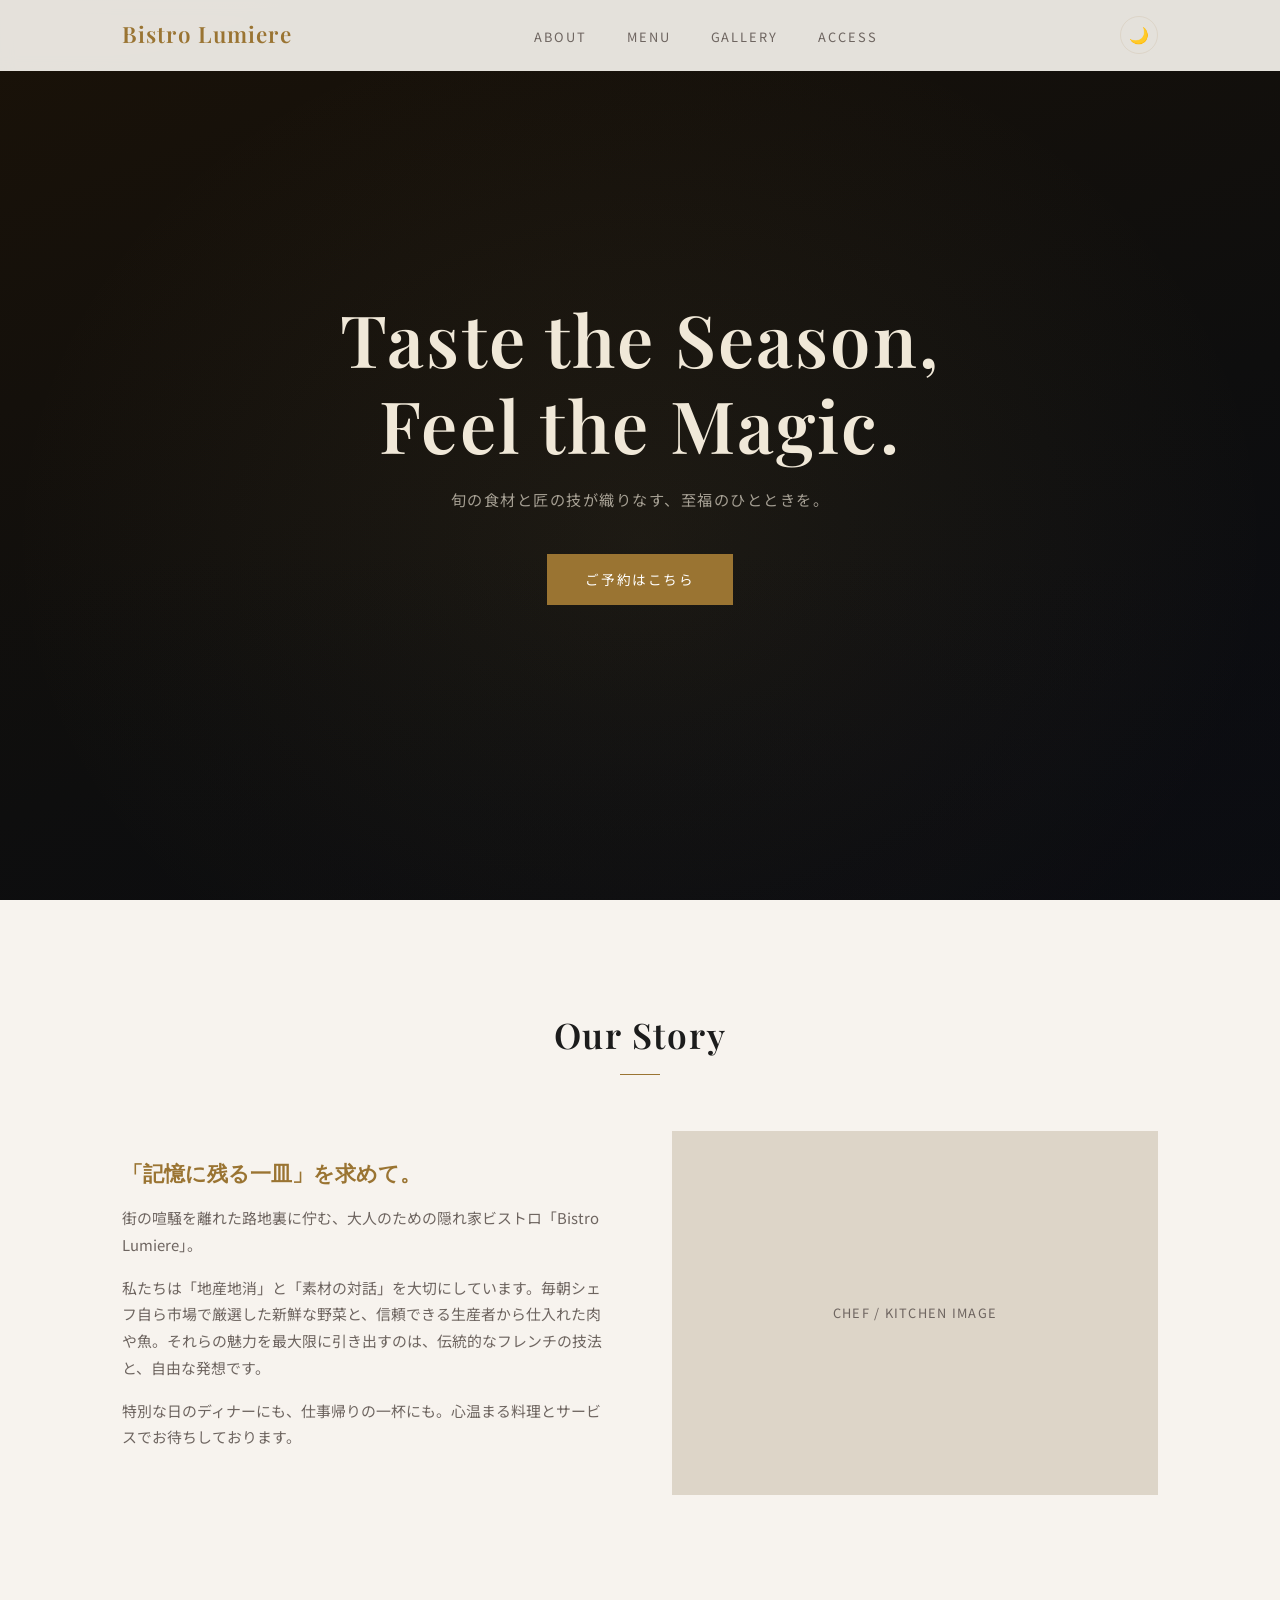
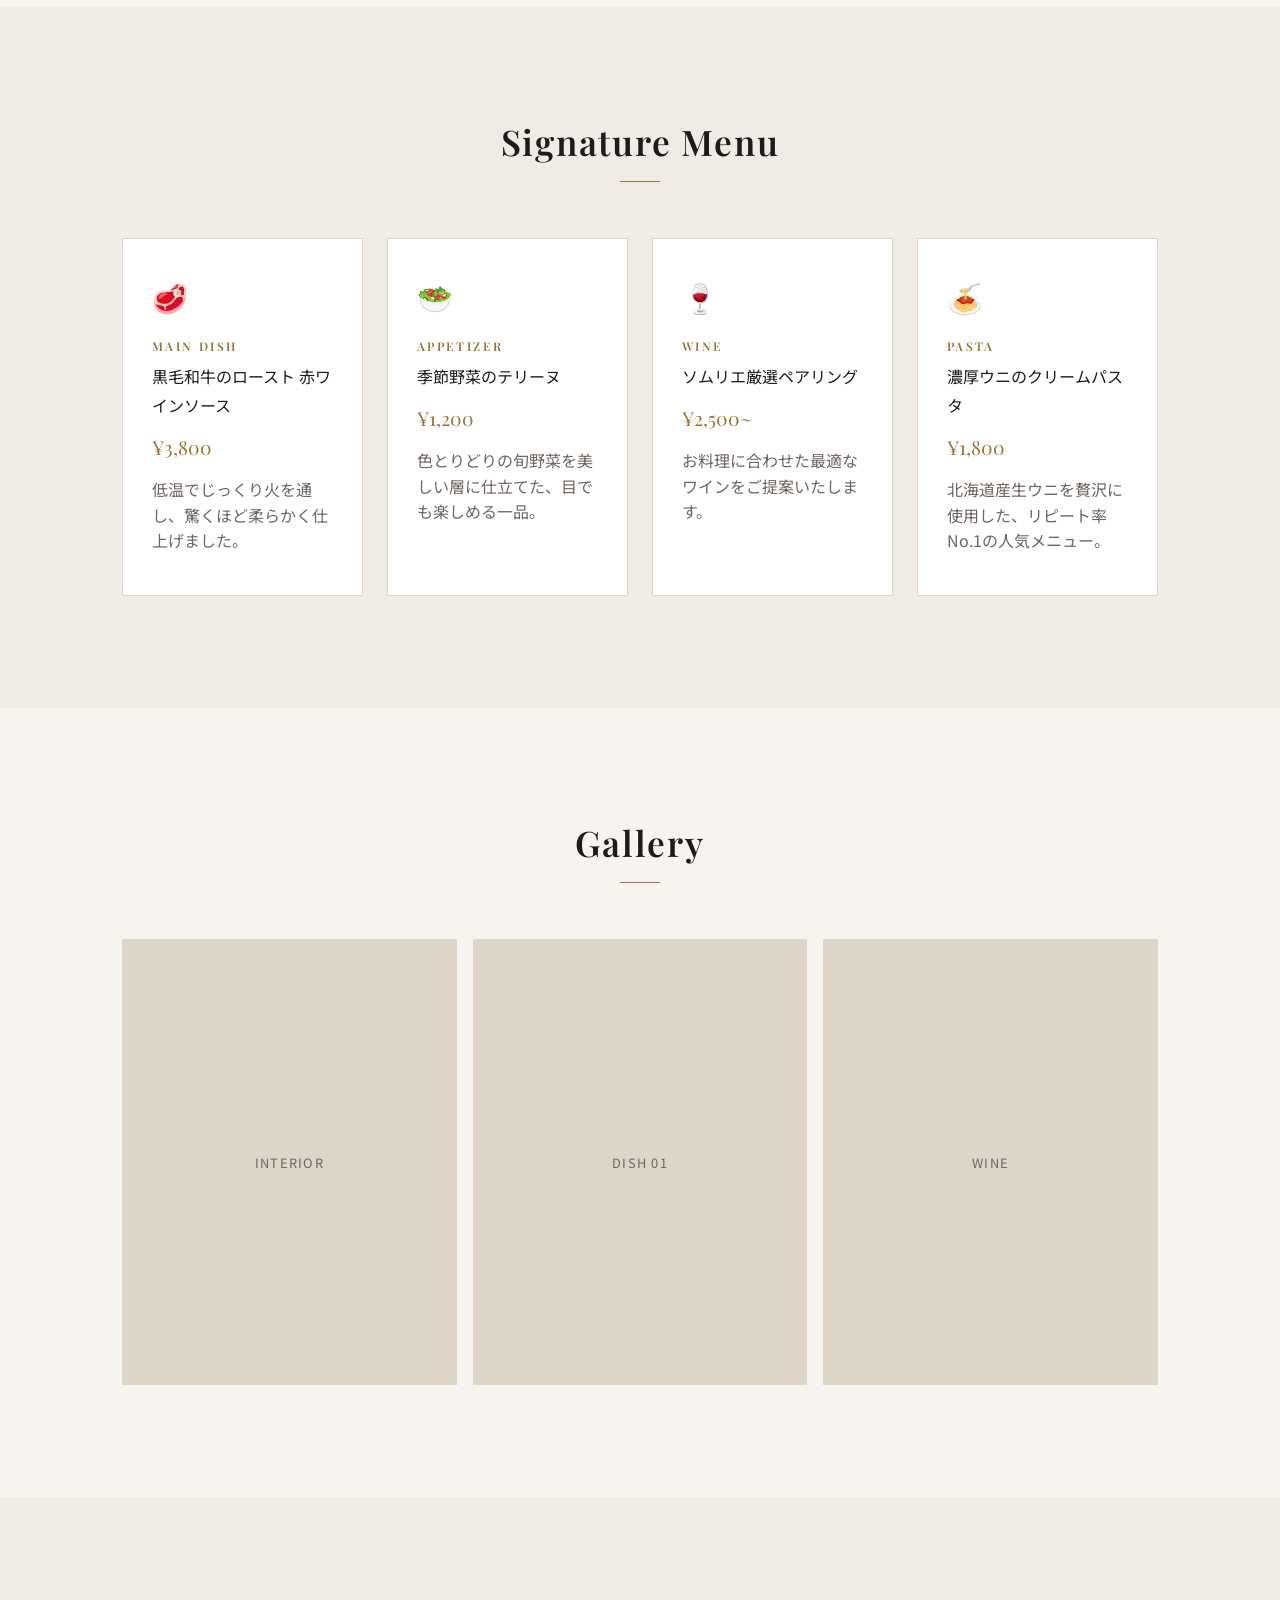
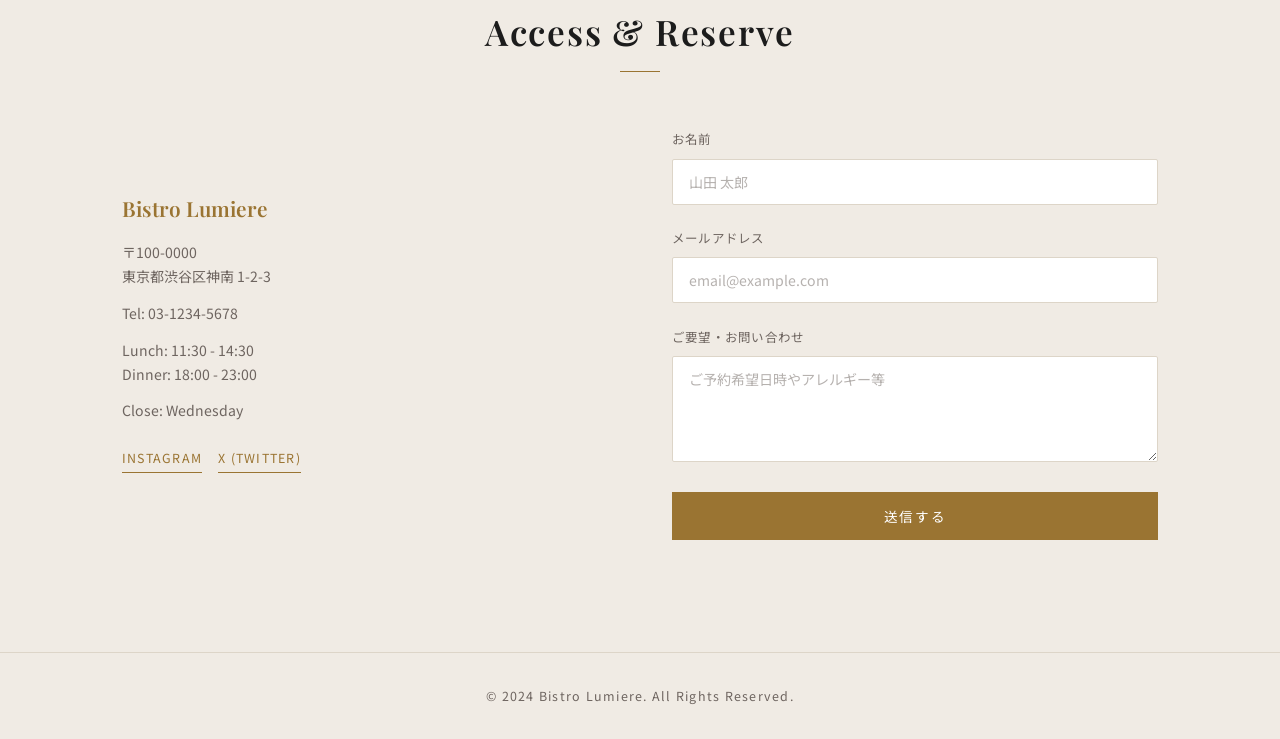
<file: index.html>
<!DOCTYPE html>
<html lang="ja">
<head>
    <meta charset="UTF-8">
    <meta name="viewport" content="width=device-width, initial-scale=1.0">
    <title>Bistro Lumiere - 隠れ家ビストロ</title>
    <link rel="stylesheet" href="style.css">
    <link href="https://fonts.googleapis.com/css2?family=Noto+Sans+JP:wght@400;700&family=Playfair+Display:wght@600&display=swap" rel="stylesheet">
</head>
<body>

    <header class="header">
        <div class="container header-container">
            <h1 class="logo">Bistro Lumiere</h1>
            <nav class="nav">
                <ul class="nav-list">
                    <li><a href="#about">About</a></li>
                    <li><a href="#menu">Menu</a></li>
                    <li><a href="#gallery">Gallery</a></li>
                    <li><a href="#contact">Access</a></li>
                </ul>
            </nav>
            <button id="theme-toggle" class="theme-btn" aria-label="ダークモード切り替え">
                <span class="icon">🌙</span>
            </button>
            <div class="hamburger">
                <span></span>
                <span></span>
                <span></span>
            </div>
        </div>
    </header>

    <section class="hero" id="home">
        <div class="hero-content fade-in">
            <h2 class="hero-title">Taste the Season,<br>Feel the Magic.</h2>
            <p class="hero-subtitle">旬の食材と匠の技が織りなす、至福のひとときを。</p>
            <a href="#contact" class="btn btn-primary">ご予約はこちら</a>
        </div>
        <div class="hero-overlay"></div>
    </section>

    <section class="section about" id="about">
        <div class="container">
            <h3 class="section-title">Our Story</h3>
            <div class="about-content grid-2">
                <div class="about-text fade-up">
                    <h4>「記憶に残る一皿」を求めて。</h4>
                    <p>街の喧騒を離れた路地裏に佇む、大人のための隠れ家ビストロ「Bistro Lumiere」。</p>
                    <p>私たちは「地産地消」と「素材の対話」を大切にしています。毎朝シェフ自ら市場で厳選した新鮮な野菜と、信頼できる生産者から仕入れた肉や魚。それらの魅力を最大限に引き出すのは、伝統的なフレンチの技法と、自由な発想です。</p>
                    <p>特別な日のディナーにも、仕事帰りの一杯にも。心温まる料理とサービスでお待ちしております。</p>
                </div>
                <div class="about-img fade-up delay-200">
                    <div class="img-placeholder">Chef / Kitchen Image</div>
                </div>
            </div>
        </div>
    </section>

    <section class="section menu" id="menu">
        <div class="container">
            <h3 class="section-title">Signature Menu</h3>
            <div class="menu-grid">
                <div class="menu-card fade-up">
                    <div class="menu-icon">🥩</div>
                    <h4>Main Dish</h4>
                    <p>黒毛和牛のロースト 赤ワインソース</p>
                    <span class="price">¥3,800</span>
                    <p class="menu-desc">低温でじっくり火を通し、驚くほど柔らかく仕上げました。</p>
                </div>
                <div class="menu-card fade-up delay-100">
                    <div class="menu-icon">🥗</div>
                    <h4>Appetizer</h4>
                    <p>季節野菜のテリーヌ</p>
                    <span class="price">¥1,200</span>
                    <p class="menu-desc">色とりどりの旬野菜を美しい層に仕立てた、目でも楽しめる一品。</p>
                </div>
                <div class="menu-card fade-up delay-200">
                    <div class="menu-icon">🍷</div>
                    <h4>Wine</h4>
                    <p>ソムリエ厳選ペアリング</p>
                    <span class="price">¥2,500~</span>
                    <p class="menu-desc">お料理に合わせた最適なワインをご提案いたします。</p>
                </div>
                <div class="menu-card fade-up delay-300">
                    <div class="menu-icon">🍝</div>
                    <h4>Pasta</h4>
                    <p>濃厚ウニのクリームパスタ</p>
                    <span class="price">¥1,800</span>
                    <p class="menu-desc">北海道産生ウニを贅沢に使用した、リピート率No.1の人気メニュー。</p>
                </div>
            </div>
        </div>
    </section>

    <section class="section gallery" id="gallery">
        <div class="container">
            <h3 class="section-title">Gallery</h3>
            <div class="gallery-grid">
                <div class="gallery-item fade-up">
                    <div class="img-placeholder">Interior</div>
                    <div class="gallery-overlay">
                        <p>落ち着いた店内</p>
                    </div>
                </div>
                <div class="gallery-item fade-up">
                    <div class="img-placeholder">Dish 01</div>
                    <div class="gallery-overlay">
                        <p>季節のコース</p>
                    </div>
                </div>
                <div class="gallery-item fade-up">
                    <div class="img-placeholder">Wine</div>
                    <div class="gallery-overlay">
                        <p>厳選ワイン</p>
                    </div>
                </div>
            </div>
        </div>
    </section>

    <section class="section contact" id="contact">
        <div class="container">
            <h3 class="section-title">Access & Reserve</h3>
            <div class="contact-wrapper grid-2">
                <div class="contact-info fade-up">
                    <h4>Bistro Lumiere</h4>
                    <p>〒100-0000<br>東京都渋谷区神南 1-2-3</p>
                    <p>Tel: 03-1234-5678</p>
                    <p>Lunch: 11:30 - 14:30<br>Dinner: 18:00 - 23:00</p>
                    <p>Close: Wednesday</p>
                    <div class="sns-links">
                        <a href="#">Instagram</a>
                        <a href="#">X (Twitter)</a>
                    </div>
                </div>
                <div class="contact-form fade-up delay-200">
                    <form>
                        <div class="form-group">
                            <label for="name">お名前</label>
                            <input type="text" id="name" placeholder="山田 太郎">
                        </div>
                        <div class="form-group">
                            <label for="email">メールアドレス</label>
                            <input type="email" id="email" placeholder="email@example.com">
                        </div>
                        <div class="form-group">
                            <label for="message">ご要望・お問い合わせ</label>
                            <textarea id="message" rows="4" placeholder="ご予約希望日時やアレルギー等"></textarea>
                        </div>
                        <button type="submit" class="btn btn-primary btn-block">送信する</button>
                    </form>
                </div>
            </div>
        </div>
    </section>

    <footer class="footer">
        <p>&copy; 2024 Bistro Lumiere. All Rights Reserved.</p>
    </footer>

    <script src="script.js"></script>
</body>
</html>
</file>
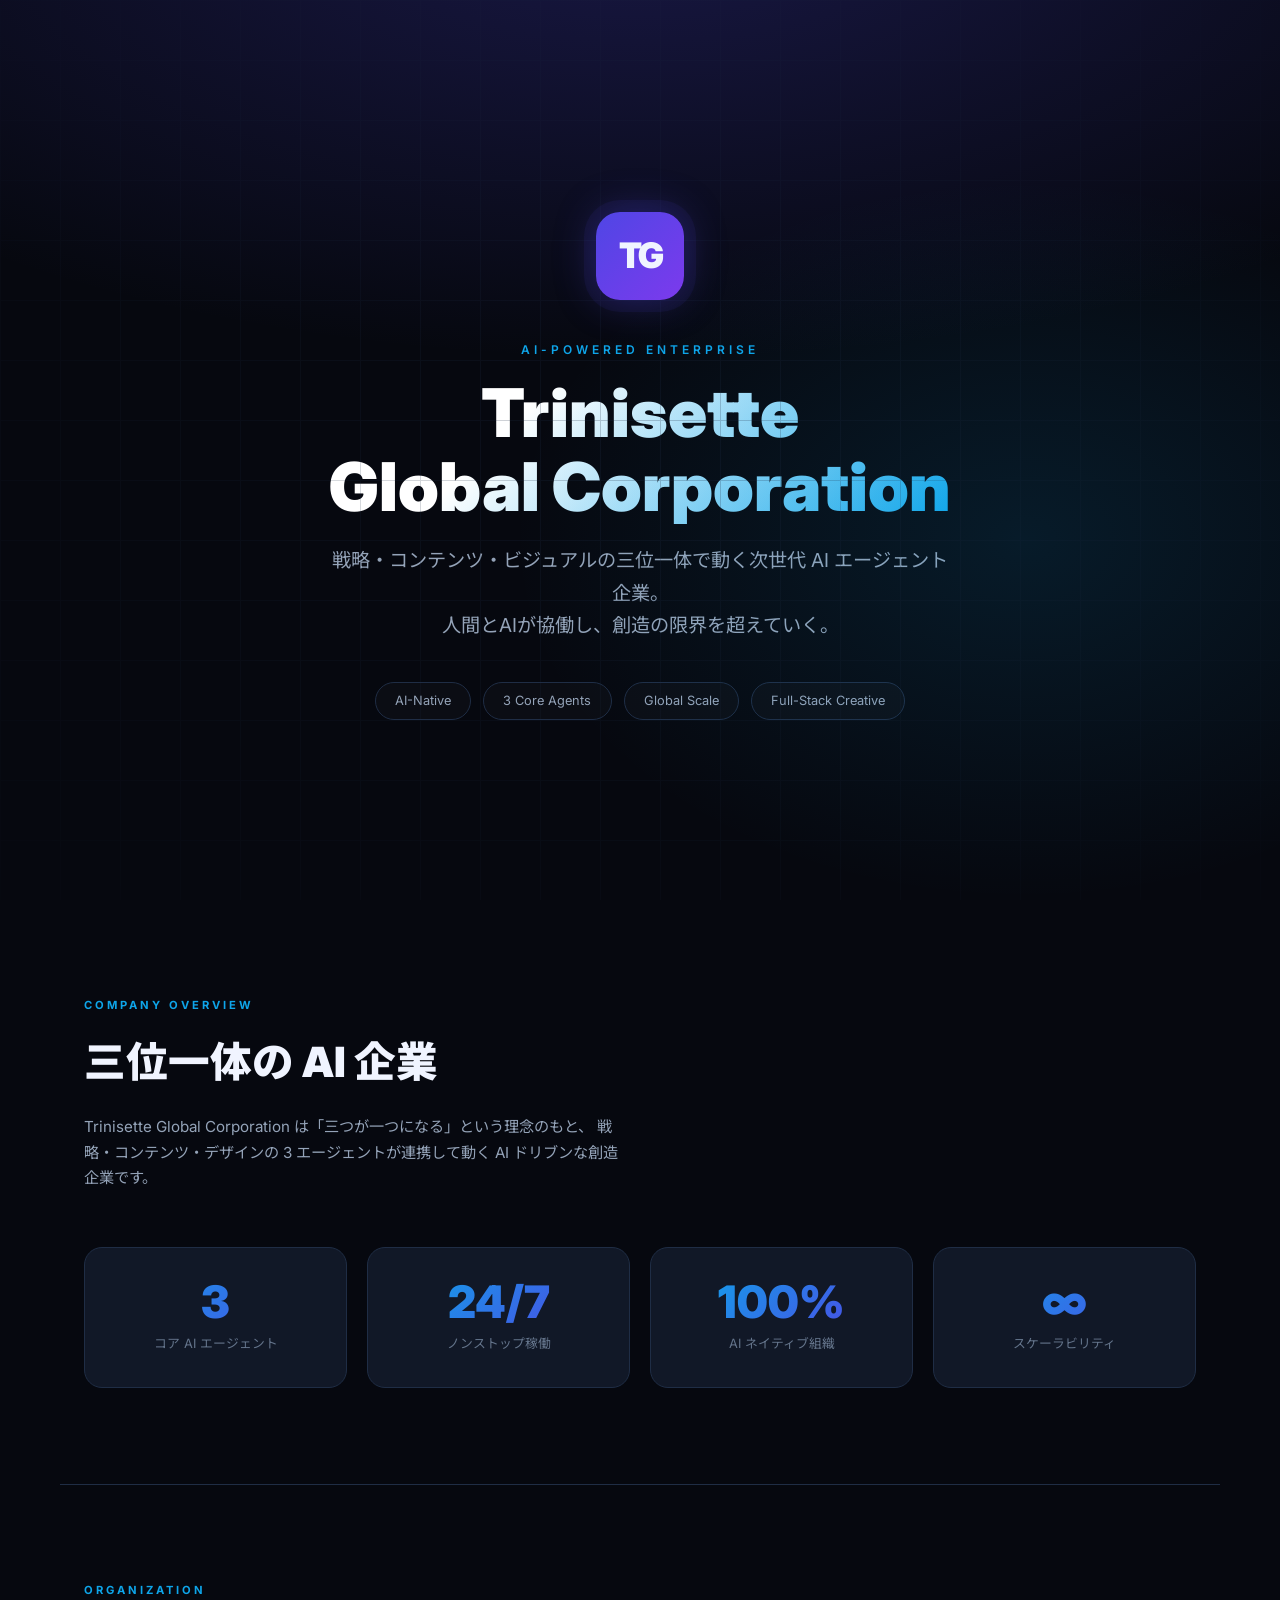
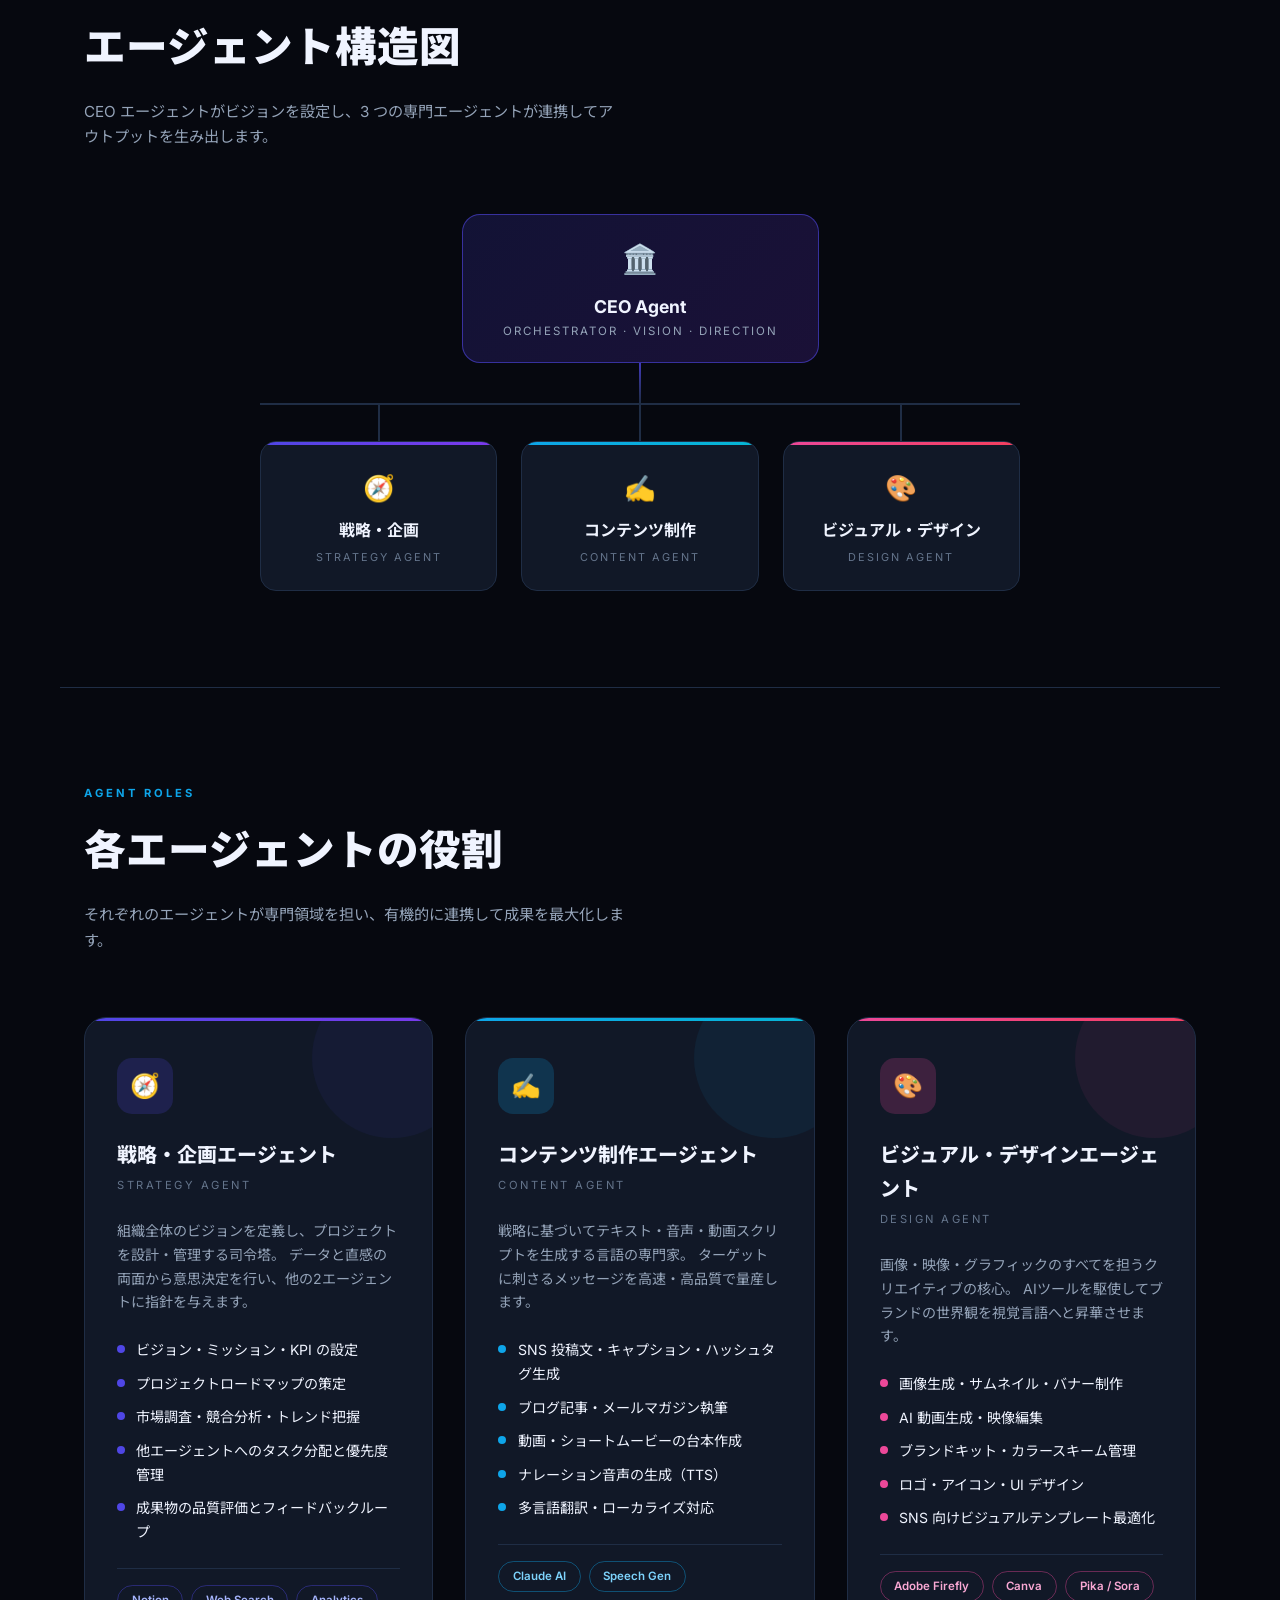
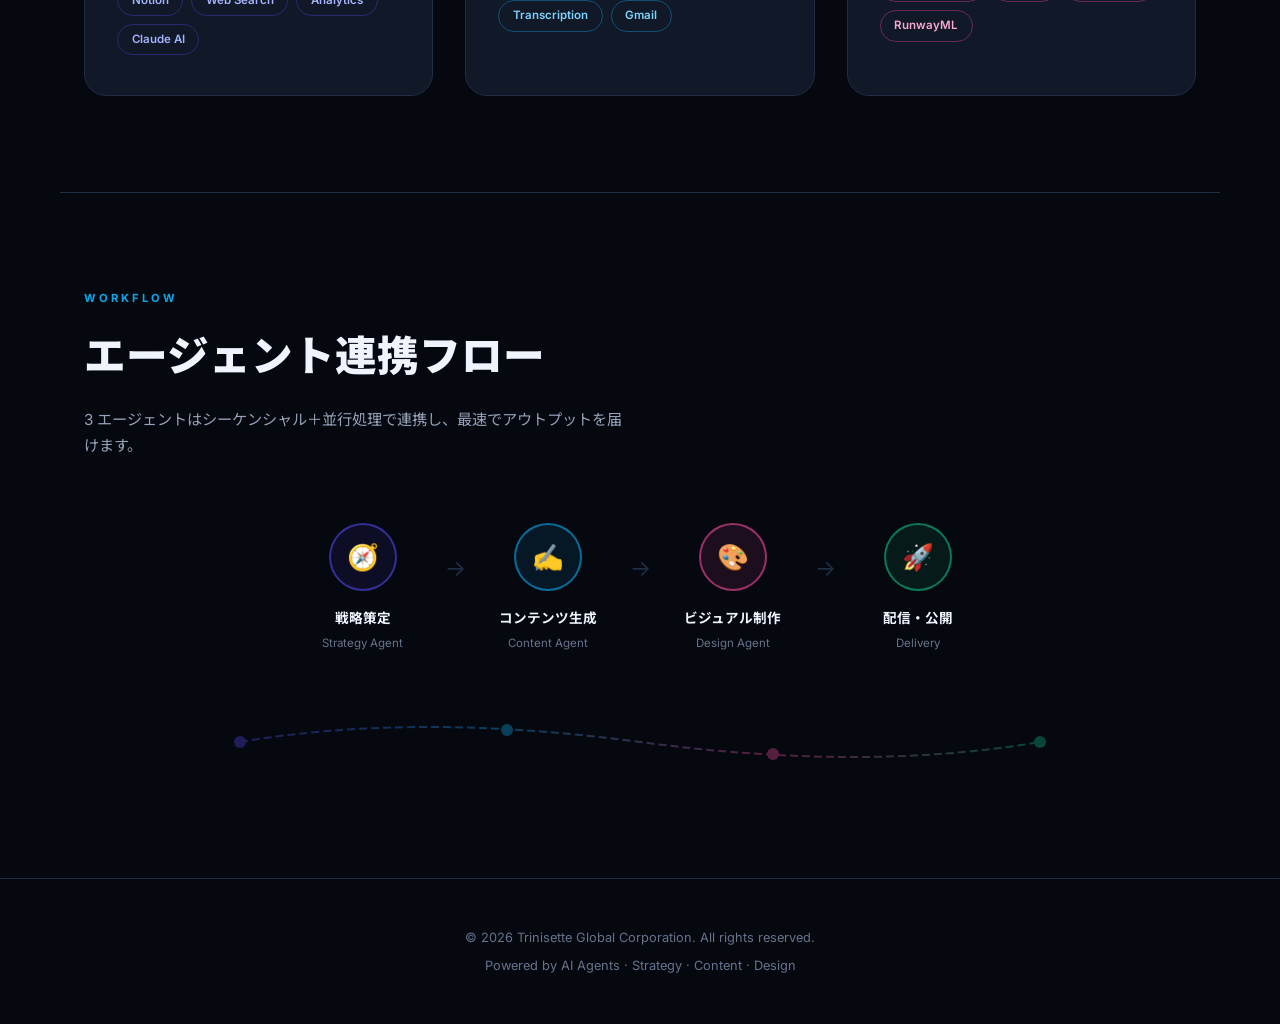
<file: trinisette.html>
<!DOCTYPE html>
<html lang="ja">
<head>
  <meta charset="UTF-8" />
  <meta name="viewport" content="width=device-width, initial-scale=1.0" />
  <title>Trinisette Global Corporation — AI Agent Overview</title>
  <link href="https://fonts.googleapis.com/css2?family=Inter:wght@400;600;700;900&family=Noto+Sans+JP:wght@400;700;900&display=swap" rel="stylesheet" />
  <style>
    :root {
      --bg: #06080f;
      --bg2: #0d1120;
      --card: #111827;
      --border: #1f2d45;
      --accent: #4f46e5;
      --accent2: #7c3aed;
      --sky: #0ea5e9;
      --pink: #ec4899;
      --text: #f0f4ff;
      --muted: #64748b;
      --muted2: #94a3b8;
    }

    *, *::before, *::after { box-sizing: border-box; margin: 0; padding: 0; }

    html { scroll-behavior: smooth; }

    body {
      font-family: 'Inter', 'Noto Sans JP', sans-serif;
      background: var(--bg);
      color: var(--text);
      line-height: 1.7;
      -webkit-font-smoothing: antialiased;
    }

    /* ── HERO ── */
    .hero {
      min-height: 100dvh;
      display: flex;
      flex-direction: column;
      align-items: center;
      justify-content: center;
      text-align: center;
      padding: 6rem 1.5rem 4rem;
      position: relative;
      overflow: hidden;
    }
    .hero-glow {
      position: absolute;
      inset: 0;
      background:
        radial-gradient(ellipse 80% 50% at 50% -10%, rgba(79,70,229,.25), transparent),
        radial-gradient(ellipse 40% 40% at 80% 60%, rgba(14,165,233,.12), transparent);
      pointer-events: none;
    }
    .hero-grid {
      position: absolute;
      inset: 0;
      background-image:
        linear-gradient(var(--border) 1px, transparent 1px),
        linear-gradient(90deg, var(--border) 1px, transparent 1px);
      background-size: 60px 60px;
      opacity: .25;
      pointer-events: none;
      mask-image: radial-gradient(ellipse 80% 80% at center, black, transparent);
    }
    .logo-wrap {
      position: relative;
      margin-bottom: 2.5rem;
    }
    .logo-mark {
      width: 88px;
      height: 88px;
      border-radius: 24px;
      background: linear-gradient(135deg, var(--accent), var(--accent2));
      display: flex;
      align-items: center;
      justify-content: center;
      font-size: 2.2rem;
      font-weight: 900;
      letter-spacing: -3px;
      margin: 0 auto;
      box-shadow: 0 0 0 12px rgba(79,70,229,.08), 0 0 40px rgba(79,70,229,.35);
    }
    .hero-eyebrow {
      font-size: .75rem;
      letter-spacing: 4px;
      text-transform: uppercase;
      color: var(--sky);
      margin-bottom: 1rem;
      font-weight: 600;
    }
    .hero-title {
      font-size: clamp(2.4rem, 6vw, 4.2rem);
      font-weight: 900;
      line-height: 1.1;
      background: linear-gradient(135deg, #fff 30%, var(--sky) 100%);
      -webkit-background-clip: text;
      -webkit-text-fill-color: transparent;
      background-clip: text;
      margin-bottom: 1.25rem;
    }
    .hero-sub {
      font-size: clamp(1rem, 2vw, 1.2rem);
      color: var(--muted2);
      max-width: 620px;
      margin: 0 auto 2.5rem;
    }
    .pill-row {
      display: flex;
      flex-wrap: wrap;
      gap: .75rem;
      justify-content: center;
    }
    .pill {
      padding: .45rem 1.2rem;
      border-radius: 999px;
      border: 1px solid var(--border);
      font-size: .8rem;
      color: var(--muted2);
      background: rgba(255,255,255,.02);
    }

    /* ── SECTION WRAPPER ── */
    .section {
      padding: 6rem 1.5rem;
      max-width: 1160px;
      margin: 0 auto;
    }
    .section-label {
      text-transform: uppercase;
      letter-spacing: 3px;
      font-size: .7rem;
      color: var(--sky);
      margin-bottom: .75rem;
      font-weight: 700;
    }
    .section-title {
      font-size: clamp(1.8rem, 4vw, 2.6rem);
      font-weight: 900;
      margin-bottom: 1rem;
    }
    .section-desc {
      color: var(--muted2);
      max-width: 540px;
      font-size: .95rem;
    }

    /* ── STATS ── */
    .stats-grid {
      display: grid;
      grid-template-columns: repeat(auto-fit, minmax(180px, 1fr));
      gap: 1.25rem;
      margin-top: 3.5rem;
    }
    .stat-card {
      background: var(--card);
      border: 1px solid var(--border);
      border-radius: 18px;
      padding: 2rem 1.5rem;
      text-align: center;
    }
    .stat-num {
      font-size: 2.8rem;
      font-weight: 900;
      background: linear-gradient(135deg, var(--sky), var(--accent));
      -webkit-background-clip: text;
      -webkit-text-fill-color: transparent;
      background-clip: text;
      line-height: 1;
    }
    .stat-label {
      color: var(--muted);
      font-size: .8rem;
      margin-top: .5rem;
    }

    /* ── ORG CHART ── */
    .org-wrap {
      margin-top: 4rem;
      display: flex;
      flex-direction: column;
      align-items: center;
      gap: 0;
    }
    /* Top node */
    .org-top {
      background: linear-gradient(135deg, rgba(79,70,229,.18), rgba(124,58,237,.18));
      border: 1px solid rgba(79,70,229,.6);
      border-radius: 18px;
      padding: 1.25rem 2.5rem;
      text-align: center;
      min-width: 260px;
      position: relative;
    }
    .org-top-icon { font-size: 1.8rem; margin-bottom: .5rem; }
    .org-top-name { font-size: 1.1rem; font-weight: 700; }
    .org-top-en { font-size: .72rem; color: var(--muted2); letter-spacing: 2px; text-transform: uppercase; }

    /* Connector */
    .org-line-v {
      width: 2px;
      height: 40px;
      background: linear-gradient(to bottom, rgba(79,70,229,.8), var(--border));
    }
    .org-branch-row {
      display: flex;
      align-items: flex-start;
      justify-content: center;
      width: 100%;
      max-width: 960px;
    }
    .org-branch-col {
      display: flex;
      flex-direction: column;
      align-items: center;
      flex: 1;
    }
    .org-branch-col .org-line-v {
      background: linear-gradient(to bottom, var(--border), var(--border));
    }
    .org-h-line {
      height: 2px;
      background: var(--border);
      flex: 1;
      margin-top: 0;
      align-self: flex-start;
      margin-top: 0px;
    }
    /* The horizontal connector piece */
    .org-h-wrap {
      display: flex;
      width: 100%;
      max-width: 960px;
    }
    .org-h-seg {
      height: 2px;
      background: var(--border);
      flex: 1;
    }
    .org-h-center {
      width: 2px;
      height: 2px;
      background: var(--border);
    }

    /* Child nodes */
    .org-children {
      display: grid;
      grid-template-columns: repeat(3, 1fr);
      gap: 1.5rem;
      width: 100%;
      max-width: 960px;
      margin-top: 0;
    }
    .org-child {
      border-radius: 16px;
      padding: 1.5rem 1.25rem;
      text-align: center;
      border: 1px solid var(--border);
      background: var(--card);
      position: relative;
      overflow: hidden;
      transition: transform .25s, box-shadow .25s;
    }
    .org-child:hover { transform: translateY(-4px); box-shadow: 0 16px 40px rgba(0,0,0,.35); }
    .org-child::after {
      content: '';
      position: absolute;
      top: 0; left: 0; right: 0;
      height: 3px;
      border-radius: 16px 16px 0 0;
    }
    .org-child.s::after { background: linear-gradient(90deg, var(--accent), var(--accent2)); }
    .org-child.c::after { background: linear-gradient(90deg, var(--sky), #06b6d4); }
    .org-child.d::after { background: linear-gradient(90deg, var(--pink), #f43f5e); }
    .org-child-icon { font-size: 1.6rem; margin-bottom: .5rem; }
    .org-child-name { font-size: 1rem; font-weight: 700; margin-bottom: .2rem; }
    .org-child-en { font-size: .68rem; color: var(--muted); letter-spacing: 2px; text-transform: uppercase; }

    /* Vertical lines above children */
    .org-vlines {
      display: grid;
      grid-template-columns: repeat(3, 1fr);
      gap: 1.5rem;
      width: 100%;
      max-width: 960px;
    }
    .org-vlines div {
      display: flex;
      justify-content: center;
    }
    .org-vlines div span {
      display: block;
      width: 2px;
      height: 36px;
      background: var(--border);
    }

    /* ── AGENT DETAIL CARDS ── */
    .agent-grid {
      display: grid;
      grid-template-columns: repeat(auto-fit, minmax(300px, 1fr));
      gap: 2rem;
      margin-top: 4rem;
    }
    .agent-card {
      background: var(--card);
      border: 1px solid var(--border);
      border-radius: 22px;
      padding: 2.5rem 2rem;
      position: relative;
      overflow: hidden;
      display: flex;
      flex-direction: column;
      gap: 1.5rem;
      transition: transform .3s, box-shadow .3s;
    }
    .agent-card:hover {
      transform: translateY(-6px);
      box-shadow: 0 24px 64px rgba(0,0,0,.4);
    }
    .agent-card::before {
      content: '';
      position: absolute;
      top: 0; left: 0; right: 0;
      height: 3px;
    }
    .agent-card.s::before { background: linear-gradient(90deg, var(--accent), var(--accent2)); }
    .agent-card.c::before { background: linear-gradient(90deg, var(--sky), #06b6d4); }
    .agent-card.d::before { background: linear-gradient(90deg, var(--pink), #f43f5e); }
    .agent-card-glow {
      position: absolute;
      top: -40px; right: -40px;
      width: 160px; height: 160px;
      border-radius: 50%;
      pointer-events: none;
      opacity: .07;
    }
    .s .agent-card-glow { background: var(--accent); }
    .c .agent-card-glow { background: var(--sky); }
    .d .agent-card-glow { background: var(--pink); }
    .agent-icon-wrap {
      width: 56px; height: 56px;
      border-radius: 15px;
      display: flex; align-items: center; justify-content: center;
      font-size: 1.5rem;
    }
    .s .agent-icon-wrap { background: rgba(79,70,229,.2); }
    .c .agent-icon-wrap { background: rgba(14,165,233,.2); }
    .d .agent-icon-wrap { background: rgba(236,72,153,.2); }
    .agent-name { font-size: 1.25rem; font-weight: 800; }
    .agent-en {
      font-size: .7rem; letter-spacing: 2.5px;
      text-transform: uppercase; color: var(--muted);
      margin-top: .2rem;
    }
    .agent-desc { font-size: .88rem; color: var(--muted2); }
    .agent-tasks { list-style: none; display: flex; flex-direction: column; gap: .6rem; }
    .agent-tasks li {
      display: flex; align-items: flex-start; gap: .7rem;
      font-size: .88rem;
    }
    .task-dot {
      flex-shrink: 0;
      width: 8px; height: 8px;
      border-radius: 50%;
      margin-top: 7px;
    }
    .s .task-dot { background: var(--accent); }
    .c .task-dot { background: var(--sky); }
    .d .task-dot { background: var(--pink); }
    .agent-tools {
      display: flex; flex-wrap: wrap; gap: .5rem;
      padding-top: 1rem;
      border-top: 1px solid var(--border);
    }
    .tool-chip {
      padding: .3rem .85rem;
      border-radius: 999px;
      font-size: .72rem;
      font-weight: 600;
      border: 1px solid var(--border);
    }
    .s .tool-chip { border-color: rgba(79,70,229,.4); color: #a5b4fc; }
    .c .tool-chip { border-color: rgba(14,165,233,.4); color: #7dd3fc; }
    .d .tool-chip { border-color: rgba(236,72,153,.4); color: #f9a8d4; }

    /* ── WORKFLOW ── */
    .flow-wrap {
      display: flex;
      align-items: center;
      justify-content: center;
      flex-wrap: wrap;
      gap: 0;
      margin-top: 4rem;
    }
    .flow-step {
      display: flex;
      flex-direction: column;
      align-items: center;
      text-align: center;
      width: 140px;
    }
    .flow-circle {
      width: 68px; height: 68px;
      border-radius: 50%;
      display: flex; align-items: center; justify-content: center;
      font-size: 1.6rem;
      border: 2px solid var(--border);
      background: var(--card);
      margin-bottom: 1rem;
      position: relative;
    }
    .flow-step:nth-child(1) .flow-circle { border-color: rgba(79,70,229,.6); background: rgba(79,70,229,.1); }
    .flow-step:nth-child(3) .flow-circle { border-color: rgba(14,165,233,.6); background: rgba(14,165,233,.1); }
    .flow-step:nth-child(5) .flow-circle { border-color: rgba(236,72,153,.6); background: rgba(236,72,153,.1); }
    .flow-step:nth-child(7) .flow-circle { border-color: rgba(16,185,129,.6); background: rgba(16,185,129,.1); }
    .flow-label { font-size: .85rem; font-weight: 700; }
    .flow-sub { font-size: .72rem; color: var(--muted); margin-top: .25rem; }
    .flow-arrow {
      font-size: 1.4rem;
      color: var(--border);
      padding: 0 .75rem;
      padding-bottom: 2.5rem;
    }

    /* ── DIVIDER ── */
    .divider {
      border: none;
      height: 1px;
      background: var(--border);
      max-width: 1160px;
      margin: 0 auto;
    }

    /* ── FOOTER ── */
    footer {
      text-align: center;
      padding: 3rem 1.5rem;
      color: var(--muted);
      font-size: .8rem;
      border-top: 1px solid var(--border);
    }

    @media (max-width: 700px) {
      .org-children { grid-template-columns: 1fr; }
      .org-vlines { grid-template-columns: 1fr; }
      .org-vlines div:not(:first-child) { display: none; }
      .org-h-wrap { display: none; }
      .flow-arrow { transform: rotate(90deg); padding: .75rem 0; }
      .flow-wrap { flex-direction: column; }
    }
  </style>
</head>
<body>

<!-- ════════════════════ HERO ════════════════════ -->
<section class="hero">
  <div class="hero-glow"></div>
  <div class="hero-grid"></div>

  <div class="logo-wrap">
    <div class="logo-mark">TG</div>
  </div>

  <p class="hero-eyebrow">AI-Powered Enterprise</p>
  <h1 class="hero-title">Trinisette<br>Global Corporation</h1>
  <p class="hero-sub">
    戦略・コンテンツ・ビジュアルの三位一体で動く次世代 AI エージェント企業。<br>
    人間とAIが協働し、創造の限界を超えていく。
  </p>
  <div class="pill-row">
    <span class="pill">AI-Native</span>
    <span class="pill">3 Core Agents</span>
    <span class="pill">Global Scale</span>
    <span class="pill">Full-Stack Creative</span>
  </div>
</section>

<!-- ════════════════════ OVERVIEW ════════════════════ -->
<div class="section">
  <p class="section-label">Company Overview</p>
  <h2 class="section-title">三位一体の AI 企業</h2>
  <p class="section-desc">
    Trinisette Global Corporation は「三つが一つになる」という理念のもと、
    戦略・コンテンツ・デザインの 3 エージェントが連携して動く AI ドリブンな創造企業です。
  </p>

  <div class="stats-grid">
    <div class="stat-card">
      <div class="stat-num">3</div>
      <div class="stat-label">コア AI エージェント</div>
    </div>
    <div class="stat-card">
      <div class="stat-num">24/7</div>
      <div class="stat-label">ノンストップ稼働</div>
    </div>
    <div class="stat-card">
      <div class="stat-num">100%</div>
      <div class="stat-label">AI ネイティブ組織</div>
    </div>
    <div class="stat-card">
      <div class="stat-num">∞</div>
      <div class="stat-label">スケーラビリティ</div>
    </div>
  </div>
</div>

<hr class="divider" />

<!-- ════════════════════ ORG CHART ════════════════════ -->
<div class="section">
  <p class="section-label">Organization</p>
  <h2 class="section-title">エージェント構造図</h2>
  <p class="section-desc">
    CEO エージェントがビジョンを設定し、3 つの専門エージェントが連携してアウトプットを生み出します。
  </p>

  <div class="org-wrap">

    <!-- CEO node -->
    <div class="org-top">
      <div class="org-top-icon">🏛️</div>
      <div class="org-top-name">CEO Agent</div>
      <div class="org-top-en">Orchestrator · Vision · Direction</div>
    </div>

    <!-- Vertical line down from CEO -->
    <div class="org-line-v"></div>

    <!-- Horizontal bar across all three -->
    <div class="org-h-wrap" style="max-width:760px;">
      <div class="org-h-seg"></div>
      <div style="width:2px;background:var(--border);"></div>
      <div class="org-h-seg"></div>
    </div>

    <!-- Three vertical drops -->
    <div class="org-vlines" style="max-width:760px;">
      <div><span></span></div>
      <div><span></span></div>
      <div><span></span></div>
    </div>

    <!-- Three child nodes -->
    <div class="org-children" style="max-width:760px;">
      <div class="org-child s">
        <div class="org-child-icon">🧭</div>
        <div class="org-child-name">戦略・企画</div>
        <div class="org-child-en">Strategy Agent</div>
      </div>
      <div class="org-child c">
        <div class="org-child-icon">✍️</div>
        <div class="org-child-name">コンテンツ制作</div>
        <div class="org-child-en">Content Agent</div>
      </div>
      <div class="org-child d">
        <div class="org-child-icon">🎨</div>
        <div class="org-child-name">ビジュアル・デザイン</div>
        <div class="org-child-en">Design Agent</div>
      </div>
    </div>

  </div><!-- /org-wrap -->
</div>

<hr class="divider" />

<!-- ════════════════════ AGENT DETAIL ════════════════════ -->
<div class="section">
  <p class="section-label">Agent Roles</p>
  <h2 class="section-title">各エージェントの役割</h2>
  <p class="section-desc">それぞれのエージェントが専門領域を担い、有機的に連携して成果を最大化します。</p>

  <div class="agent-grid">

    <!-- Strategy -->
    <div class="agent-card s">
      <div class="agent-card-glow"></div>
      <div class="agent-icon-wrap">🧭</div>
      <div>
        <div class="agent-name">戦略・企画エージェント</div>
        <div class="agent-en">Strategy Agent</div>
      </div>
      <p class="agent-desc">
        組織全体のビジョンを定義し、プロジェクトを設計・管理する司令塔。
        データと直感の両面から意思決定を行い、他の2エージェントに指針を与えます。
      </p>
      <ul class="agent-tasks">
        <li><span class="task-dot"></span>ビジョン・ミッション・KPI の設定</li>
        <li><span class="task-dot"></span>プロジェクトロードマップの策定</li>
        <li><span class="task-dot"></span>市場調査・競合分析・トレンド把握</li>
        <li><span class="task-dot"></span>他エージェントへのタスク分配と優先度管理</li>
        <li><span class="task-dot"></span>成果物の品質評価とフィードバックループ</li>
      </ul>
      <div class="agent-tools">
        <span class="tool-chip">Notion</span>
        <span class="tool-chip">Web Search</span>
        <span class="tool-chip">Analytics</span>
        <span class="tool-chip">Claude AI</span>
      </div>
    </div>

    <!-- Content -->
    <div class="agent-card c">
      <div class="agent-card-glow"></div>
      <div class="agent-icon-wrap">✍️</div>
      <div>
        <div class="agent-name">コンテンツ制作エージェント</div>
        <div class="agent-en">Content Agent</div>
      </div>
      <p class="agent-desc">
        戦略に基づいてテキスト・音声・動画スクリプトを生成する言語の専門家。
        ターゲットに刺さるメッセージを高速・高品質で量産します。
      </p>
      <ul class="agent-tasks">
        <li><span class="task-dot"></span>SNS 投稿文・キャプション・ハッシュタグ生成</li>
        <li><span class="task-dot"></span>ブログ記事・メールマガジン執筆</li>
        <li><span class="task-dot"></span>動画・ショートムービーの台本作成</li>
        <li><span class="task-dot"></span>ナレーション音声の生成（TTS）</li>
        <li><span class="task-dot"></span>多言語翻訳・ローカライズ対応</li>
      </ul>
      <div class="agent-tools">
        <span class="tool-chip">Claude AI</span>
        <span class="tool-chip">Speech Gen</span>
        <span class="tool-chip">Transcription</span>
        <span class="tool-chip">Gmail</span>
      </div>
    </div>

    <!-- Design -->
    <div class="agent-card d">
      <div class="agent-card-glow"></div>
      <div class="agent-icon-wrap">🎨</div>
      <div>
        <div class="agent-name">ビジュアル・デザインエージェント</div>
        <div class="agent-en">Design Agent</div>
      </div>
      <p class="agent-desc">
        画像・映像・グラフィックのすべてを担うクリエイティブの核心。
        AIツールを駆使してブランドの世界観を視覚言語へと昇華させます。
      </p>
      <ul class="agent-tasks">
        <li><span class="task-dot"></span>画像生成・サムネイル・バナー制作</li>
        <li><span class="task-dot"></span>AI 動画生成・映像編集</li>
        <li><span class="task-dot"></span>ブランドキット・カラースキーム管理</li>
        <li><span class="task-dot"></span>ロゴ・アイコン・UI デザイン</li>
        <li><span class="task-dot"></span>SNS 向けビジュアルテンプレート最適化</li>
      </ul>
      <div class="agent-tools">
        <span class="tool-chip">Adobe Firefly</span>
        <span class="tool-chip">Canva</span>
        <span class="tool-chip">Pika / Sora</span>
        <span class="tool-chip">RunwayML</span>
      </div>
    </div>

  </div>
</div>

<hr class="divider" />

<!-- ════════════════════ WORKFLOW ════════════════════ -->
<div class="section">
  <p class="section-label">Workflow</p>
  <h2 class="section-title">エージェント連携フロー</h2>
  <p class="section-desc">
    3 エージェントはシーケンシャル＋並行処理で連携し、最速でアウトプットを届けます。
  </p>

  <div class="flow-wrap">

    <div class="flow-step">
      <div class="flow-circle">🧭</div>
      <div class="flow-label">戦略策定</div>
      <div class="flow-sub">Strategy Agent</div>
    </div>

    <div class="flow-arrow">→</div>

    <div class="flow-step">
      <div class="flow-circle">✍️</div>
      <div class="flow-label">コンテンツ生成</div>
      <div class="flow-sub">Content Agent</div>
    </div>

    <div class="flow-arrow">→</div>

    <div class="flow-step">
      <div class="flow-circle">🎨</div>
      <div class="flow-label">ビジュアル制作</div>
      <div class="flow-sub">Design Agent</div>
    </div>

    <div class="flow-arrow">→</div>

    <div class="flow-step">
      <div class="flow-circle">🚀</div>
      <div class="flow-label">配信・公開</div>
      <div class="flow-sub">Delivery</div>
    </div>

  </div>

  <!-- SVG Timeline connector decoration -->
  <svg viewBox="0 0 900 80" xmlns="http://www.w3.org/2000/svg" style="width:100%;max-width:900px;display:block;margin:3rem auto 0;opacity:.35;" aria-hidden="true">
    <defs>
      <linearGradient id="lg" x1="0%" y1="0%" x2="100%" y2="0%">
        <stop offset="0%" stop-color="#4f46e5"/>
        <stop offset="33%" stop-color="#0ea5e9"/>
        <stop offset="66%" stop-color="#ec4899"/>
        <stop offset="100%" stop-color="#10b981"/>
      </linearGradient>
    </defs>
    <path d="M50,40 Q225,10 450,40 Q675,70 850,40" stroke="url(#lg)" stroke-width="2" fill="none" stroke-dasharray="8 4"/>
    <circle cx="50"  cy="40" r="6" fill="#4f46e5"/>
    <circle cx="317" cy="28" r="6" fill="#0ea5e9"/>
    <circle cx="583" cy="52" r="6" fill="#ec4899"/>
    <circle cx="850" cy="40" r="6" fill="#10b981"/>
  </svg>
</div>

<!-- ════════════════════ FOOTER ════════════════════ -->
<footer>
  <p>&copy; 2026 Trinisette Global Corporation. All rights reserved.</p>
  <p style="margin-top:.4rem;">Powered by AI Agents · Strategy · Content · Design</p>
</footer>

</body>
</html>
</file>
<file: style.css>
/* ===== Variables ===== */
:root {
  --bg: #f7f3ee;
  --bg-surface: #ffffff;
  --bg-section-alt: #f0ebe4;
  --text: #1c1c1c;
  --text-muted: #6e6560;
  --accent: #9a7432;
  --accent-light: #c9a55a;
  --accent-hover: #7a5a22;
  --border: #ddd5c8;
  --header-bg: rgba(247, 243, 238, 0.92);
  --shadow: 0 4px 32px rgba(0, 0, 0, 0.08);
  --shadow-card: 0 2px 16px rgba(0, 0, 0, 0.06);
  --radius: 2px;
  --transition: 0.3s ease;
}

[data-theme="dark"] {
  --bg: #0e0e0e;
  --bg-surface: #181818;
  --bg-section-alt: #141414;
  --text: #e8e0d5;
  --text-muted: #857d75;
  --accent: #c9a55a;
  --accent-light: #dfc080;
  --accent-hover: #e8d090;
  --border: #2c2c2c;
  --header-bg: rgba(14, 14, 14, 0.92);
  --shadow: 0 4px 32px rgba(0, 0, 0, 0.5);
  --shadow-card: 0 2px 16px rgba(0, 0, 0, 0.4);
}

/* ===== Reset & Base ===== */
*, *::before, *::after {
  box-sizing: border-box;
  margin: 0;
  padding: 0;
}

html {
  scroll-behavior: smooth;
}

body {
  font-family: 'Noto Sans JP', sans-serif;
  background-color: var(--bg);
  color: var(--text);
  line-height: 1.8;
  transition: background-color var(--transition), color var(--transition);
}

a {
  color: inherit;
  text-decoration: none;
}

ul {
  list-style: none;
}

img {
  display: block;
  max-width: 100%;
}

/* ===== Typography ===== */
h1, h2, h3, h4 {
  font-family: 'Playfair Display', serif;
  font-weight: 600;
  line-height: 1.3;
}

/* ===== Container ===== */
.container {
  max-width: 1100px;
  margin: 0 auto;
  padding: 0 2rem;
}

/* ===== Buttons ===== */
.btn {
  display: inline-block;
  padding: 0.85rem 2.4rem;
  font-family: 'Noto Sans JP', sans-serif;
  font-size: 0.85rem;
  letter-spacing: 0.12em;
  border: none;
  cursor: pointer;
  transition: background-color var(--transition), color var(--transition), transform 0.2s;
}

.btn:hover {
  transform: translateY(-2px);
}

.btn-primary {
  background-color: var(--accent);
  color: #fff;
}

.btn-primary:hover {
  background-color: var(--accent-hover);
}

.btn-block {
  width: 100%;
  text-align: center;
}

/* ===== Header ===== */
.header {
  position: fixed;
  top: 0;
  left: 0;
  right: 0;
  z-index: 100;
  backdrop-filter: blur(8px);
  -webkit-backdrop-filter: blur(8px);
  background-color: var(--header-bg);
  border-bottom: 1px solid transparent;
  transition: border-color var(--transition), box-shadow var(--transition);
}

.header.scrolled {
  border-bottom-color: var(--border);
  box-shadow: 0 2px 20px rgba(0, 0, 0, 0.08);
}

.header-container {
  display: flex;
  align-items: center;
  justify-content: space-between;
  height: 70px;
}

.logo {
  font-family: 'Playfair Display', serif;
  font-size: 1.4rem;
  font-weight: 600;
  letter-spacing: 0.05em;
  color: var(--accent);
}

.nav-list {
  display: flex;
  gap: 2.5rem;
}

.nav-list a {
  font-size: 0.8rem;
  letter-spacing: 0.15em;
  text-transform: uppercase;
  color: var(--text-muted);
  transition: color var(--transition);
  position: relative;
}

.nav-list a::after {
  content: '';
  position: absolute;
  bottom: -4px;
  left: 0;
  width: 0;
  height: 1px;
  background-color: var(--accent);
  transition: width var(--transition);
}

.nav-list a:hover {
  color: var(--accent);
}

.nav-list a:hover::after {
  width: 100%;
}

/* Theme Toggle */
.theme-btn {
  background: none;
  border: 1px solid var(--border);
  width: 38px;
  height: 38px;
  border-radius: 50%;
  cursor: pointer;
  display: flex;
  align-items: center;
  justify-content: center;
  font-size: 1rem;
  transition: border-color var(--transition), background-color var(--transition);
  color: var(--text);
}

.theme-btn:hover {
  border-color: var(--accent);
  background-color: var(--bg-surface);
}

/* Hamburger */
.hamburger {
  display: none;
  flex-direction: column;
  gap: 5px;
  cursor: pointer;
  padding: 4px;
}

.hamburger span {
  display: block;
  width: 24px;
  height: 1.5px;
  background-color: var(--text);
  transition: transform var(--transition), opacity var(--transition);
}

.hamburger.active span:nth-child(1) {
  transform: translateY(6.5px) rotate(45deg);
}

.hamburger.active span:nth-child(2) {
  opacity: 0;
}

.hamburger.active span:nth-child(3) {
  transform: translateY(-6.5px) rotate(-45deg);
}

/* ===== Hero ===== */
.hero {
  position: relative;
  height: 100vh;
  min-height: 600px;
  display: flex;
  align-items: center;
  justify-content: center;
  text-align: center;
  background-color: #0e0e0e;
  background-image: linear-gradient(160deg, #1a1208 0%, #0e0e0e 60%, #0a0c14 100%);
  overflow: hidden;
}

.hero::before {
  content: '';
  position: absolute;
  inset: 0;
  background: radial-gradient(ellipse at 50% 60%, rgba(201, 165, 90, 0.08) 0%, transparent 70%);
  pointer-events: none;
}

.hero-content {
  position: relative;
  z-index: 2;
  padding: 0 1.5rem;
}

.hero-title {
  font-size: clamp(2.4rem, 6vw, 4.5rem);
  color: #f0e8d8;
  letter-spacing: 0.03em;
  margin-bottom: 1.2rem;
  line-height: 1.2;
}

.hero-subtitle {
  font-size: 0.95rem;
  color: rgba(240, 232, 216, 0.65);
  letter-spacing: 0.1em;
  margin-bottom: 2.5rem;
}

.hero-overlay {
  position: absolute;
  inset: 0;
  background: linear-gradient(to bottom, transparent 60%, rgba(14, 14, 14, 0.4) 100%);
  z-index: 1;
}

/* ===== Sections ===== */
.section {
  padding: 7rem 0;
}

.section:nth-child(even) {
  background-color: var(--bg-section-alt);
}

.section-title {
  font-size: clamp(1.6rem, 3vw, 2.2rem);
  text-align: center;
  margin-bottom: 3.5rem;
  color: var(--text);
  letter-spacing: 0.05em;
  position: relative;
}

.section-title::after {
  content: '';
  display: block;
  width: 40px;
  height: 1px;
  background-color: var(--accent);
  margin: 1rem auto 0;
}

/* ===== Grid Layouts ===== */
.grid-2 {
  display: grid;
  grid-template-columns: 1fr 1fr;
  gap: 4rem;
  align-items: center;
}

.menu-grid {
  display: grid;
  grid-template-columns: repeat(auto-fit, minmax(240px, 1fr));
  gap: 1.5rem;
}

.gallery-grid {
  display: grid;
  grid-template-columns: repeat(3, 1fr);
  gap: 1rem;
}

/* ===== Image Placeholder ===== */
.img-placeholder {
  width: 100%;
  aspect-ratio: 4/3;
  background-color: var(--border);
  display: flex;
  align-items: center;
  justify-content: center;
  color: var(--text-muted);
  font-size: 0.8rem;
  letter-spacing: 0.1em;
  text-transform: uppercase;
}

/* ===== About ===== */
.about-text h4 {
  font-size: 1.3rem;
  margin-bottom: 1.2rem;
  color: var(--accent);
}

.about-text p {
  color: var(--text-muted);
  margin-bottom: 1rem;
  font-size: 0.93rem;
}

/* ===== Menu Cards ===== */
.menu-card {
  background-color: var(--bg-surface);
  border: 1px solid var(--border);
  padding: 2rem 1.8rem;
  transition: border-color var(--transition), box-shadow var(--transition), transform 0.25s;
}

.menu-card:hover {
  border-color: var(--accent);
  box-shadow: var(--shadow-card);
  transform: translateY(-4px);
}

.menu-icon {
  font-size: 1.8rem;
  margin-bottom: 1rem;
}

.menu-card h4 {
  font-size: 0.75rem;
  letter-spacing: 0.2em;
  text-transform: uppercase;
  color: var(--accent);
  margin-bottom: 0.5rem;
}

.menu-card p {
  font-size: 1rem;
  margin-bottom: 0.6rem;
}

.price {
  display: inline-block;
  font-family: 'Playfair Display', serif;
  font-size: 1.2rem;
  color: var(--accent);
  margin-bottom: 0.8rem;
}

.menu-desc {
  font-size: 0.82rem;
  color: var(--text-muted);
  line-height: 1.6;
}

/* ===== Gallery ===== */
.gallery-item {
  position: relative;
  overflow: hidden;
  cursor: pointer;
}

.gallery-item .img-placeholder {
  aspect-ratio: 3/4;
  transition: transform 0.5s ease;
}

.gallery-item:hover .img-placeholder {
  transform: scale(1.04);
}

.gallery-overlay {
  position: absolute;
  inset: 0;
  background: linear-gradient(to top, rgba(0, 0, 0, 0.65) 0%, transparent 50%);
  display: flex;
  align-items: flex-end;
  padding: 1.2rem;
  opacity: 0;
  transition: opacity var(--transition);
}

.gallery-item:hover .gallery-overlay {
  opacity: 1;
}

.gallery-overlay p {
  color: #fff;
  font-size: 0.82rem;
  letter-spacing: 0.1em;
}

/* ===== Contact ===== */
.contact-info h4 {
  font-size: 1.3rem;
  margin-bottom: 1.2rem;
  color: var(--accent);
}

.contact-info p {
  font-size: 0.88rem;
  color: var(--text-muted);
  margin-bottom: 0.8rem;
  line-height: 1.7;
}

.sns-links {
  display: flex;
  gap: 1rem;
  margin-top: 1.5rem;
}

.sns-links a {
  font-size: 0.78rem;
  letter-spacing: 0.1em;
  text-transform: uppercase;
  color: var(--accent);
  border-bottom: 1px solid var(--accent);
  padding-bottom: 2px;
  transition: opacity var(--transition);
}

.sns-links a:hover {
  opacity: 0.7;
}

/* ===== Form ===== */
.form-group {
  margin-bottom: 1.4rem;
}

.form-group label {
  display: block;
  font-size: 0.78rem;
  letter-spacing: 0.1em;
  color: var(--text-muted);
  margin-bottom: 0.5rem;
}

.form-group input,
.form-group textarea {
  width: 100%;
  padding: 0.75rem 1rem;
  background-color: var(--bg-surface);
  border: 1px solid var(--border);
  color: var(--text);
  font-family: 'Noto Sans JP', sans-serif;
  font-size: 0.88rem;
  border-radius: var(--radius);
  transition: border-color var(--transition);
  outline: none;
  resize: vertical;
}

.form-group input:focus,
.form-group textarea:focus {
  border-color: var(--accent);
}

.form-group input::placeholder,
.form-group textarea::placeholder {
  color: var(--text-muted);
  opacity: 0.5;
}

/* ===== Footer ===== */
.footer {
  background-color: var(--bg-section-alt);
  border-top: 1px solid var(--border);
  text-align: center;
  padding: 2rem;
  font-size: 0.78rem;
  letter-spacing: 0.1em;
  color: var(--text-muted);
}

/* ===== Animations ===== */
.fade-in,
.fade-up {
  opacity: 0;
  transition: opacity 0.7s ease, transform 0.7s ease;
}

.fade-in {
  transform: none;
}

.fade-up {
  transform: translateY(28px);
}

.fade-in.visible,
.fade-up.visible {
  opacity: 1;
  transform: translateY(0);
}

.delay-100 { transition-delay: 0.1s; }
.delay-200 { transition-delay: 0.2s; }
.delay-300 { transition-delay: 0.3s; }

/* ===== Responsive ===== */
@media (max-width: 768px) {
  .nav {
    display: none;
    position: fixed;
    top: 70px;
    left: 0;
    right: 0;
    background-color: var(--bg);
    border-bottom: 1px solid var(--border);
    padding: 1.5rem 2rem 2rem;
  }

  .nav.open {
    display: block;
  }

  .nav-list {
    flex-direction: column;
    gap: 1.2rem;
  }

  .nav-list a {
    font-size: 0.9rem;
  }

  .hamburger {
    display: flex;
  }

  .grid-2 {
    grid-template-columns: 1fr;
    gap: 2.5rem;
  }

  .gallery-grid {
    grid-template-columns: 1fr 1fr;
  }

  .section {
    padding: 5rem 0;
  }
}

@media (max-width: 480px) {
  .gallery-grid {
    grid-template-columns: 1fr;
  }

  .menu-grid {
    grid-template-columns: 1fr;
  }
}
</file>
